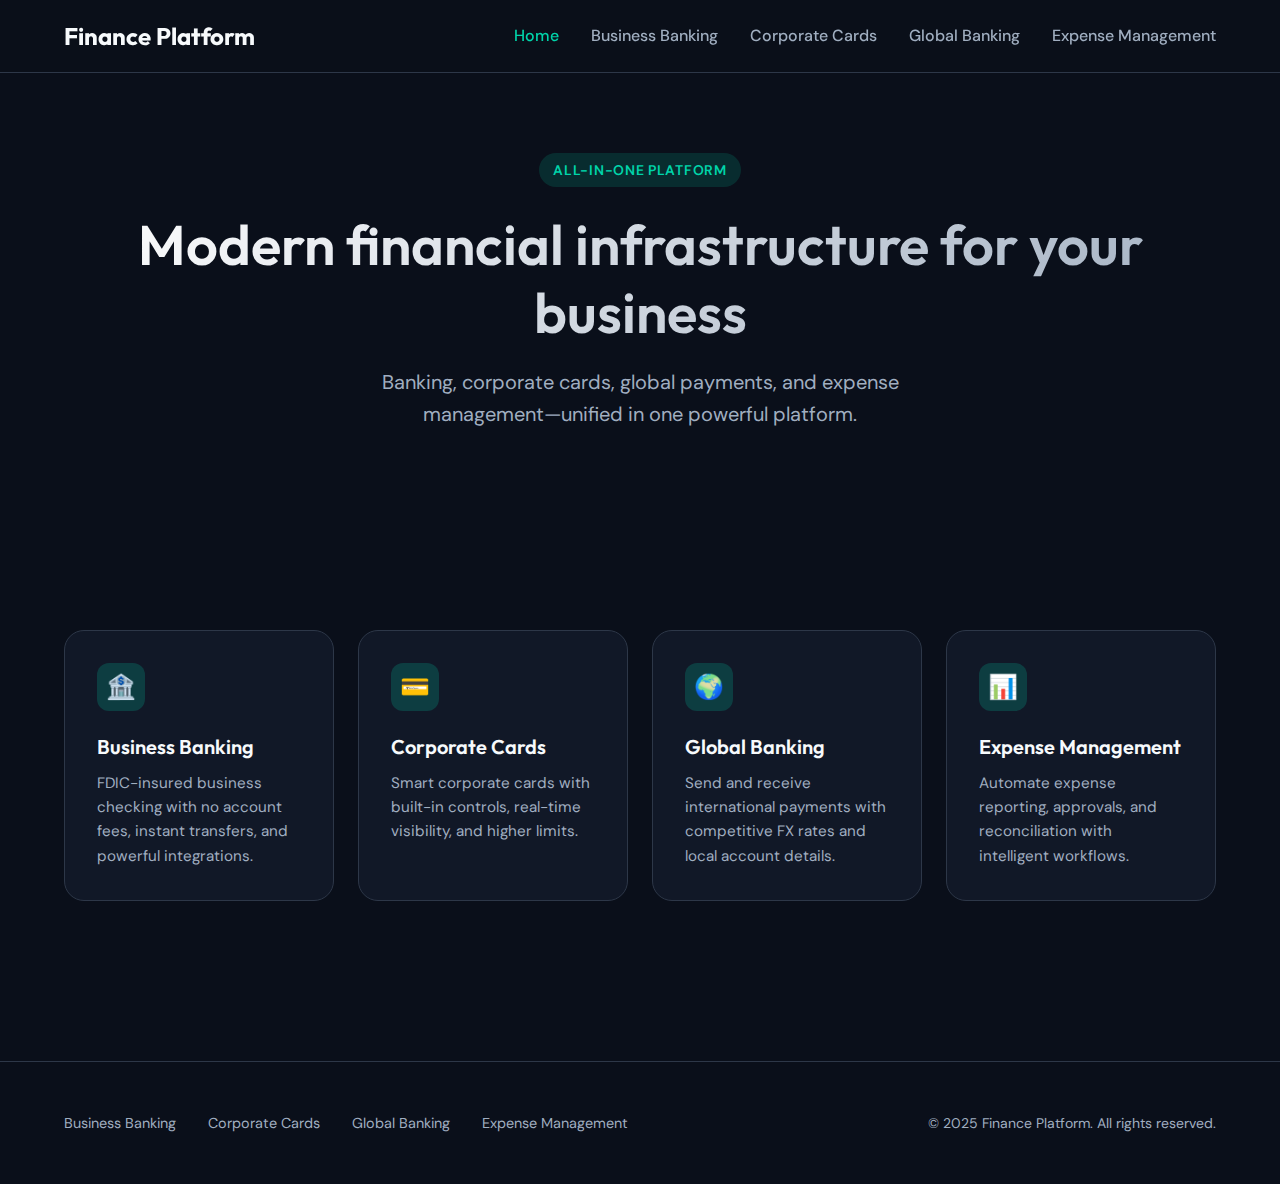
<file: index.html>
<!DOCTYPE html>
<html lang="en">
<head>
  <meta charset="UTF-8">
  <meta name="viewport" content="width=device-width, initial-scale=1.0">
  <!-- Google tag (gtag.js) -->
  <script async src="https://www.googletagmanager.com/gtag/js?id=G-N1Q7BFPLR8"></script>
  <script>
    window.dataLayer = window.dataLayer || [];
    function gtag(){dataLayer.push(arguments);}
    gtag('js', new Date());

    gtag('config', 'G-N1Q7BFPLR8');
  </script>
  <title>Financial Platform | Business Banking, Cards & More</title>
  <link rel="preconnect" href="https://fonts.googleapis.com">
  <link rel="preconnect" href="https://fonts.gstatic.com" crossorigin>
  <link href="https://fonts.googleapis.com/css2?family=DM+Sans:wght@400;500;600&family=Outfit:wght@600;700&display=swap" rel="stylesheet">
  <link rel="stylesheet" href="styles.css">
</head>
<body>
  <nav class="nav">
    <div class="nav-inner">
      <a href="index.html" class="logo">Finance Platform</a>
      <ul class="nav-links">
        <li><a href="index.html" class="active">Home</a></li>
        <li><a href="business-banking.html">Business Banking</a></li>
        <li><a href="corporate-cards.html">Corporate Cards</a></li>
        <li><a href="global-banking.html">Global Banking</a></li>
        <li><a href="expense-management.html">Expense Management</a></li>
      </ul>
    </div>
  </nav>

  <main>
    <section class="hero">
      <div class="container">
        <span class="hero-badge">All-in-one platform</span>
        <h1>Modern financial infrastructure for your business</h1>
        <p>Banking, corporate cards, global payments, and expense management—unified in one powerful platform.</p>
      </div>
    </section>

    <section class="container">
      <div class="product-grid">
        <a href="business-banking.html" class="product-card">
          <div class="product-card-icon">🏦</div>
          <h3>Business Banking</h3>
          <p>FDIC-insured business checking with no account fees, instant transfers, and powerful integrations.</p>
        </a>
        <a href="corporate-cards.html" class="product-card">
          <div class="product-card-icon">💳</div>
          <h3>Corporate Cards</h3>
          <p>Smart corporate cards with built-in controls, real-time visibility, and higher limits.</p>
        </a>
        <a href="global-banking.html" class="product-card">
          <div class="product-card-icon">🌍</div>
          <h3>Global Banking</h3>
          <p>Send and receive international payments with competitive FX rates and local account details.</p>
        </a>
        <a href="expense-management.html" class="product-card">
          <div class="product-card-icon">📊</div>
          <h3>Expense Management</h3>
          <p>Automate expense reporting, approvals, and reconciliation with intelligent workflows.</p>
        </a>
      </div>
    </section>
  </main>

  <footer class="footer">
    <div class="container footer-inner">
      <ul class="footer-links">
        <li><a href="business-banking.html">Business Banking</a></li>
        <li><a href="corporate-cards.html">Corporate Cards</a></li>
        <li><a href="global-banking.html">Global Banking</a></li>
        <li><a href="expense-management.html">Expense Management</a></li>
      </ul>
      <span class="footer-copy">© 2025 Finance Platform. All rights reserved.</span>
    </div>
  </footer>
</body>
</html>
</file>
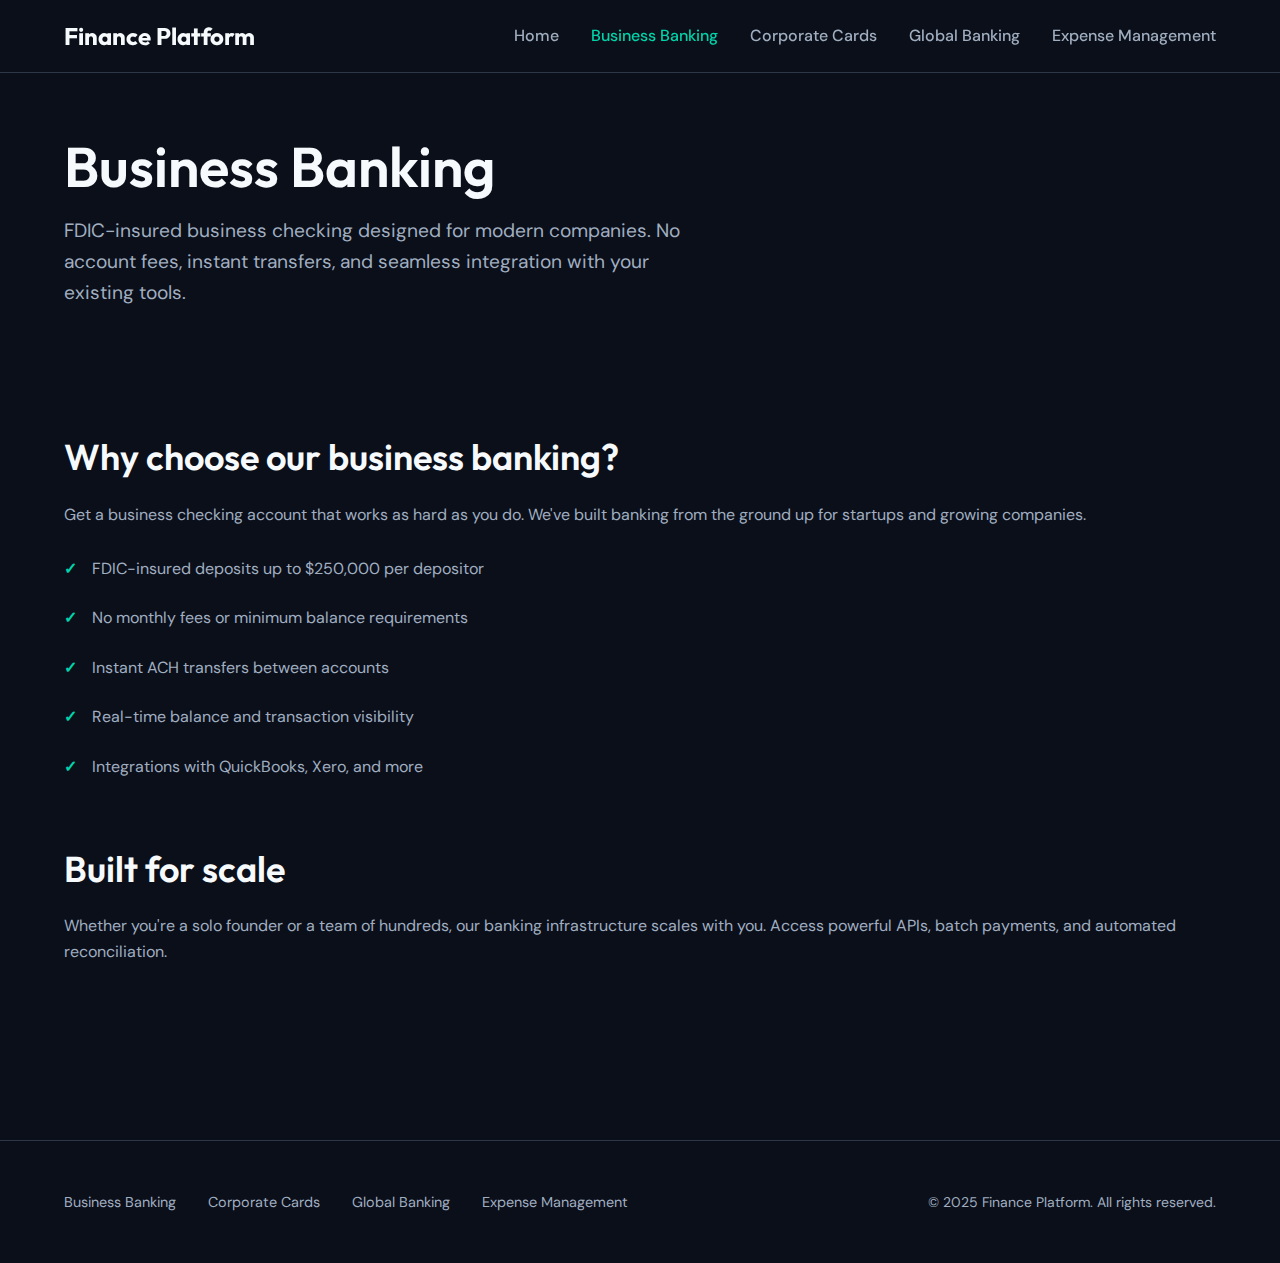
<file: business-banking.html>
<!DOCTYPE html>
<html lang="en">
<head>
  <meta charset="UTF-8">
  <meta name="viewport" content="width=device-width, initial-scale=1.0">
  <!-- Google tag (gtag.js) -->
  <script async src="https://www.googletagmanager.com/gtag/js?id=G-N1Q7BFPLR8"></script>
  <script>
    window.dataLayer = window.dataLayer || [];
    function gtag(){dataLayer.push(arguments);}
    gtag('js', new Date());

    gtag('config', 'G-N1Q7BFPLR8');
  </script>
  <title>Business Banking | Finance Platform</title>
  <link rel="preconnect" href="https://fonts.googleapis.com">
  <link rel="preconnect" href="https://fonts.gstatic.com" crossorigin>
  <link href="https://fonts.googleapis.com/css2?family=DM+Sans:wght@400;500;600&family=Outfit:wght@600;700&display=swap" rel="stylesheet">
  <link rel="stylesheet" href="styles.css">
</head>
<body>
  <nav class="nav">
    <div class="nav-inner">
      <a href="index.html" class="logo">Finance Platform</a>
      <ul class="nav-links">
        <li><a href="index.html">Home</a></li>
        <li><a href="business-banking.html" class="active">Business Banking</a></li>
        <li><a href="corporate-cards.html">Corporate Cards</a></li>
        <li><a href="global-banking.html">Global Banking</a></li>
        <li><a href="expense-management.html">Expense Management</a></li>
      </ul>
    </div>
  </nav>

  <main>
    <section class="product-hero">
      <div class="container">
        <h1>Business Banking</h1>
        <p>FDIC-insured business checking designed for modern companies. No account fees, instant transfers, and seamless integration with your existing tools.</p>
      </div>
    </section>

    <section class="product-content">
      <div class="container">
        <section>
          <h2>Why choose our business banking?</h2>
          <p>Get a business checking account that works as hard as you do. We've built banking from the ground up for startups and growing companies.</p>
          <ul class="feature-list">
            <li>FDIC-insured deposits up to $250,000 per depositor</li>
            <li>No monthly fees or minimum balance requirements</li>
            <li>Instant ACH transfers between accounts</li>
            <li>Real-time balance and transaction visibility</li>
            <li>Integrations with QuickBooks, Xero, and more</li>
          </ul>
        </section>

        <section>
          <h2>Built for scale</h2>
          <p>Whether you're a solo founder or a team of hundreds, our banking infrastructure scales with you. Access powerful APIs, batch payments, and automated reconciliation.</p>
        </section>
      </div>
    </section>
  </main>

  <footer class="footer">
    <div class="container footer-inner">
      <ul class="footer-links">
        <li><a href="business-banking.html">Business Banking</a></li>
        <li><a href="corporate-cards.html">Corporate Cards</a></li>
        <li><a href="global-banking.html">Global Banking</a></li>
        <li><a href="expense-management.html">Expense Management</a></li>
      </ul>
      <span class="footer-copy">© 2025 Finance Platform. All rights reserved.</span>
    </div>
  </footer>
</body>
</html>
</file>
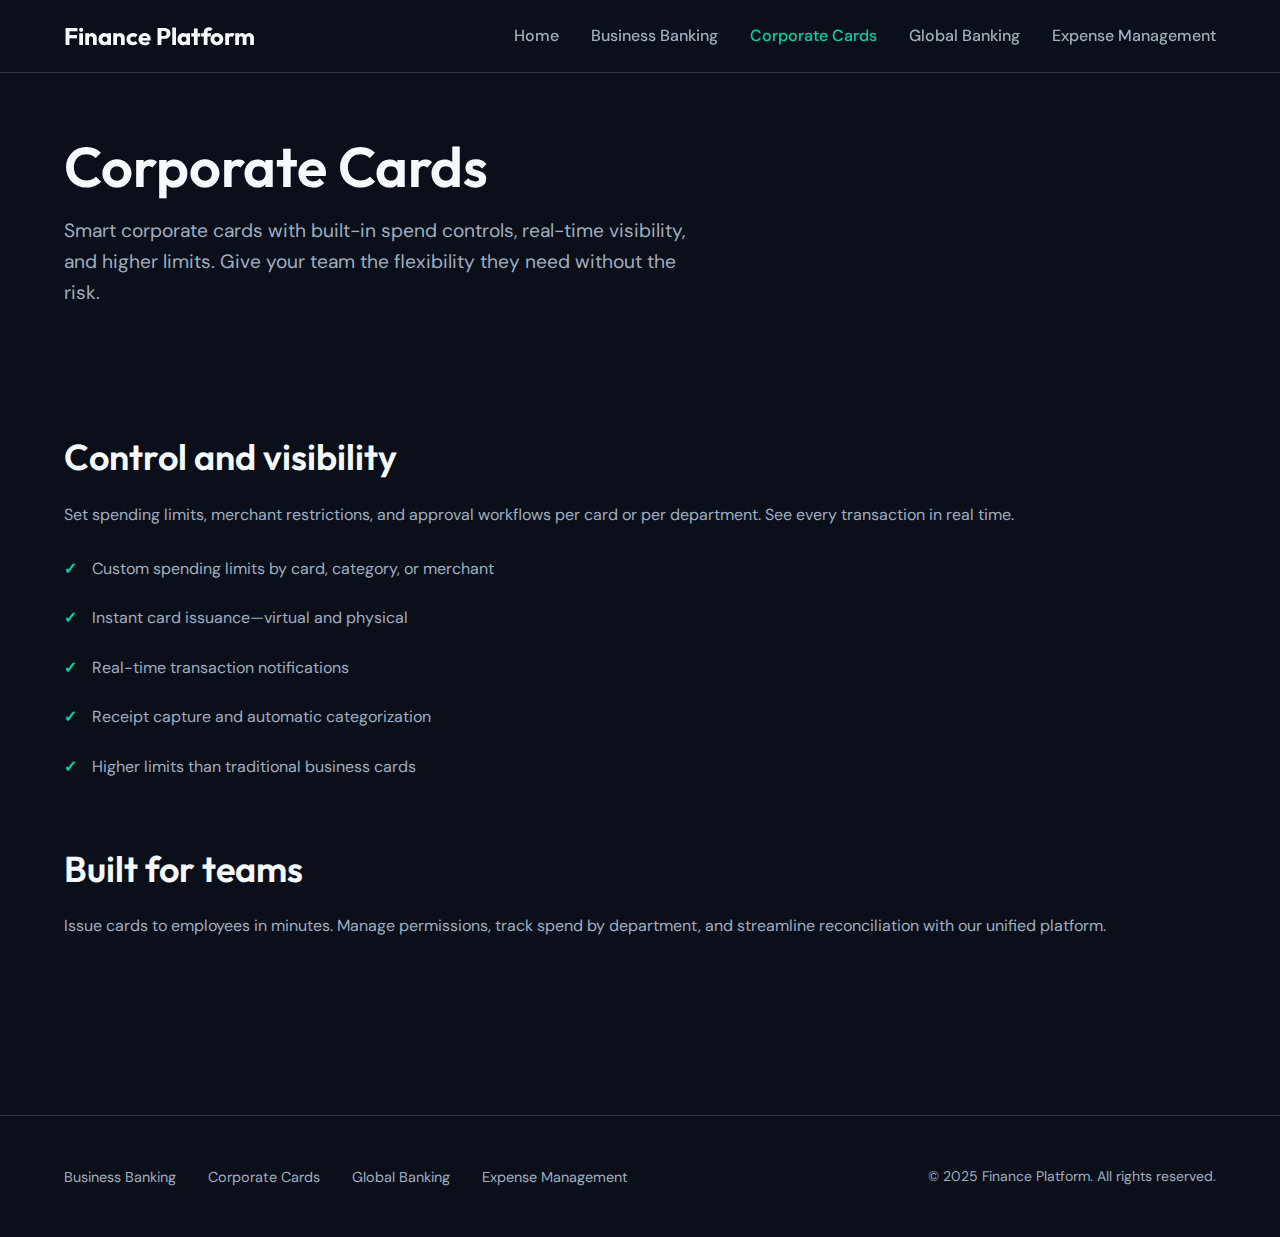
<file: corporate-cards.html>
<!DOCTYPE html>
<html lang="en">
<head>
  <meta charset="UTF-8">
  <meta name="viewport" content="width=device-width, initial-scale=1.0">
  <!-- Google tag (gtag.js) -->
  <script async src="https://www.googletagmanager.com/gtag/js?id=G-N1Q7BFPLR8"></script>
  <script>
    window.dataLayer = window.dataLayer || [];
    function gtag(){dataLayer.push(arguments);}
    gtag('js', new Date());

    gtag('config', 'G-N1Q7BFPLR8');
  </script>
  <title>Corporate Cards | Finance Platform</title>
  <link rel="preconnect" href="https://fonts.googleapis.com">
  <link rel="preconnect" href="https://fonts.gstatic.com" crossorigin>
  <link href="https://fonts.googleapis.com/css2?family=DM+Sans:wght@400;500;600&family=Outfit:wght@600;700&display=swap" rel="stylesheet">
  <link rel="stylesheet" href="styles.css">
</head>
<body>
  <nav class="nav">
    <div class="nav-inner">
      <a href="index.html" class="logo">Finance Platform</a>
      <ul class="nav-links">
        <li><a href="index.html">Home</a></li>
        <li><a href="business-banking.html">Business Banking</a></li>
        <li><a href="corporate-cards.html" class="active">Corporate Cards</a></li>
        <li><a href="global-banking.html">Global Banking</a></li>
        <li><a href="expense-management.html">Expense Management</a></li>
      </ul>
    </div>
  </nav>

  <main>
    <section class="product-hero">
      <div class="container">
        <h1>Corporate Cards</h1>
        <p>Smart corporate cards with built-in spend controls, real-time visibility, and higher limits. Give your team the flexibility they need without the risk.</p>
      </div>
    </section>

    <section class="product-content">
      <div class="container">
        <section>
          <h2>Control and visibility</h2>
          <p>Set spending limits, merchant restrictions, and approval workflows per card or per department. See every transaction in real time.</p>
          <ul class="feature-list">
            <li>Custom spending limits by card, category, or merchant</li>
            <li>Instant card issuance—virtual and physical</li>
            <li>Real-time transaction notifications</li>
            <li>Receipt capture and automatic categorization</li>
            <li>Higher limits than traditional business cards</li>
          </ul>
        </section>

        <section>
          <h2>Built for teams</h2>
          <p>Issue cards to employees in minutes. Manage permissions, track spend by department, and streamline reconciliation with our unified platform.</p>
        </section>
      </div>
    </section>
  </main>

  <footer class="footer">
    <div class="container footer-inner">
      <ul class="footer-links">
        <li><a href="business-banking.html">Business Banking</a></li>
        <li><a href="corporate-cards.html">Corporate Cards</a></li>
        <li><a href="global-banking.html">Global Banking</a></li>
        <li><a href="expense-management.html">Expense Management</a></li>
      </ul>
      <span class="footer-copy">© 2025 Finance Platform. All rights reserved.</span>
    </div>
  </footer>
</body>
</html>
</file>
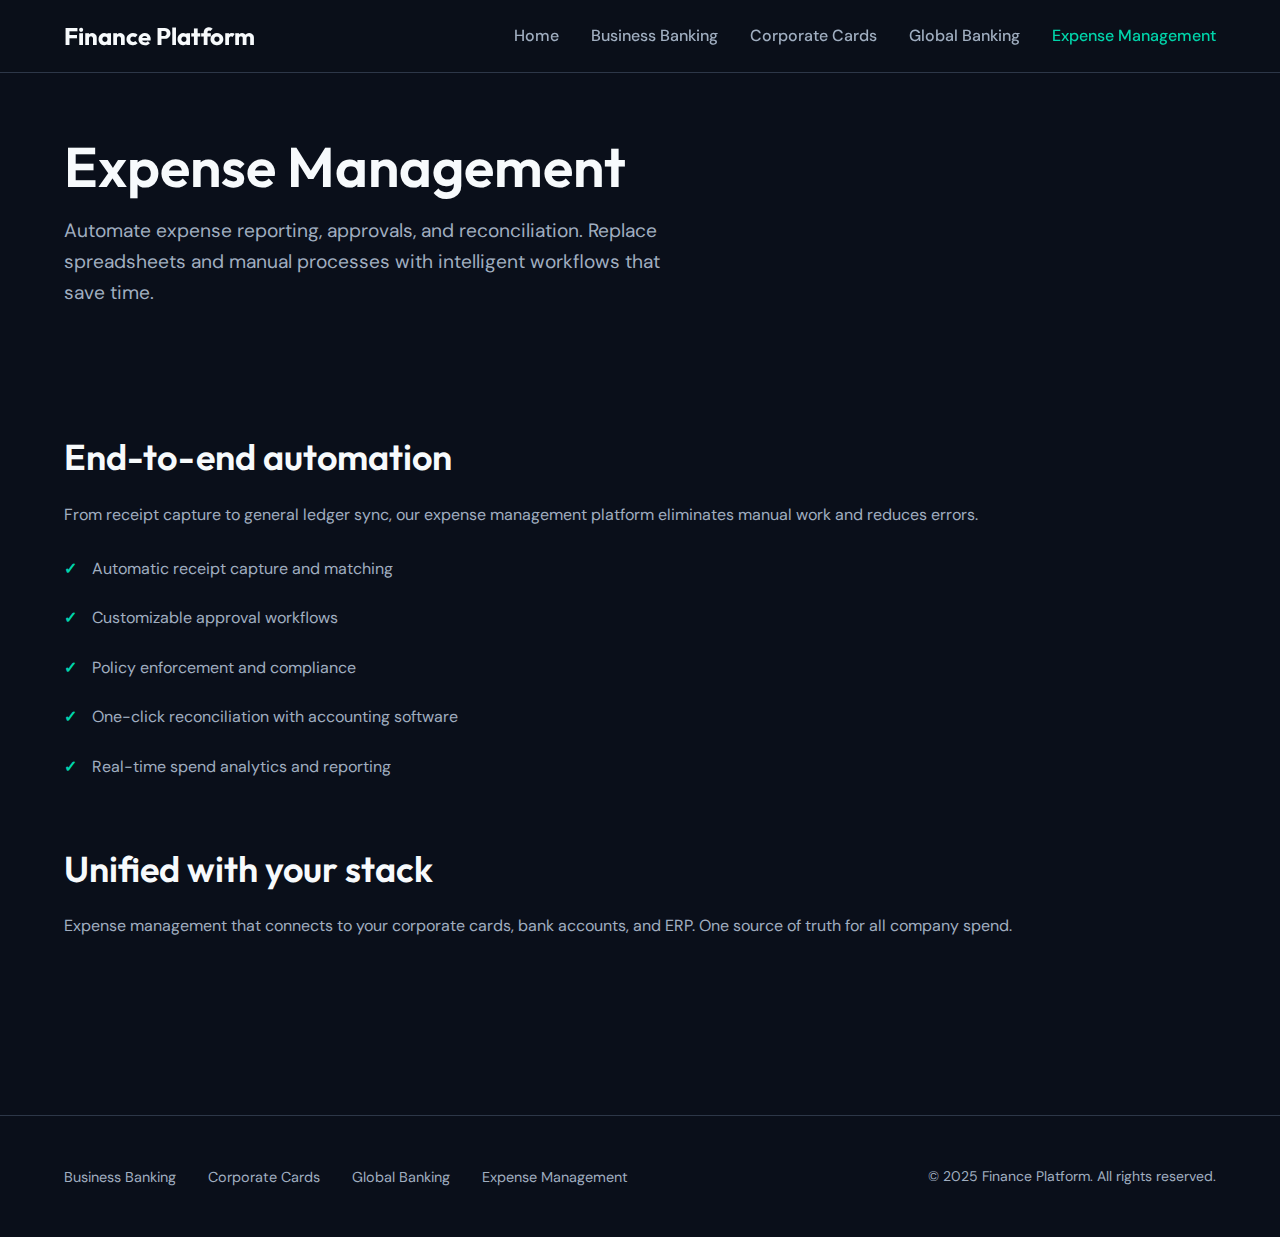
<file: expense-management.html>
<!DOCTYPE html>
<html lang="en">
<head>
  <meta charset="UTF-8">
  <meta name="viewport" content="width=device-width, initial-scale=1.0">
  <!-- Google tag (gtag.js) -->
  <script async src="https://www.googletagmanager.com/gtag/js?id=G-N1Q7BFPLR8"></script>
  <script>
    window.dataLayer = window.dataLayer || [];
    function gtag(){dataLayer.push(arguments);}
    gtag('js', new Date());

    gtag('config', 'G-N1Q7BFPLR8');
  </script>
  <title>Expense Management | Finance Platform</title>
  <link rel="preconnect" href="https://fonts.googleapis.com">
  <link rel="preconnect" href="https://fonts.gstatic.com" crossorigin>
  <link href="https://fonts.googleapis.com/css2?family=DM+Sans:wght@400;500;600&family=Outfit:wght@600;700&display=swap" rel="stylesheet">
  <link rel="stylesheet" href="styles.css">
</head>
<body>
  <nav class="nav">
    <div class="nav-inner">
      <a href="index.html" class="logo">Finance Platform</a>
      <ul class="nav-links">
        <li><a href="index.html">Home</a></li>
        <li><a href="business-banking.html">Business Banking</a></li>
        <li><a href="corporate-cards.html">Corporate Cards</a></li>
        <li><a href="global-banking.html">Global Banking</a></li>
        <li><a href="expense-management.html" class="active">Expense Management</a></li>
      </ul>
    </div>
  </nav>

  <main>
    <section class="product-hero">
      <div class="container">
        <h1>Expense Management</h1>
        <p>Automate expense reporting, approvals, and reconciliation. Replace spreadsheets and manual processes with intelligent workflows that save time.</p>
      </div>
    </section>

    <section class="product-content">
      <div class="container">
        <section>
          <h2>End-to-end automation</h2>
          <p>From receipt capture to general ledger sync, our expense management platform eliminates manual work and reduces errors.</p>
          <ul class="feature-list">
            <li>Automatic receipt capture and matching</li>
            <li>Customizable approval workflows</li>
            <li>Policy enforcement and compliance</li>
            <li>One-click reconciliation with accounting software</li>
            <li>Real-time spend analytics and reporting</li>
          </ul>
        </section>

        <section>
          <h2>Unified with your stack</h2>
          <p>Expense management that connects to your corporate cards, bank accounts, and ERP. One source of truth for all company spend.</p>
        </section>
      </div>
    </section>
  </main>

  <footer class="footer">
    <div class="container footer-inner">
      <ul class="footer-links">
        <li><a href="business-banking.html">Business Banking</a></li>
        <li><a href="corporate-cards.html">Corporate Cards</a></li>
        <li><a href="global-banking.html">Global Banking</a></li>
        <li><a href="expense-management.html">Expense Management</a></li>
      </ul>
      <span class="footer-copy">© 2025 Finance Platform. All rights reserved.</span>
    </div>
  </footer>
</body>
</html>
</file>
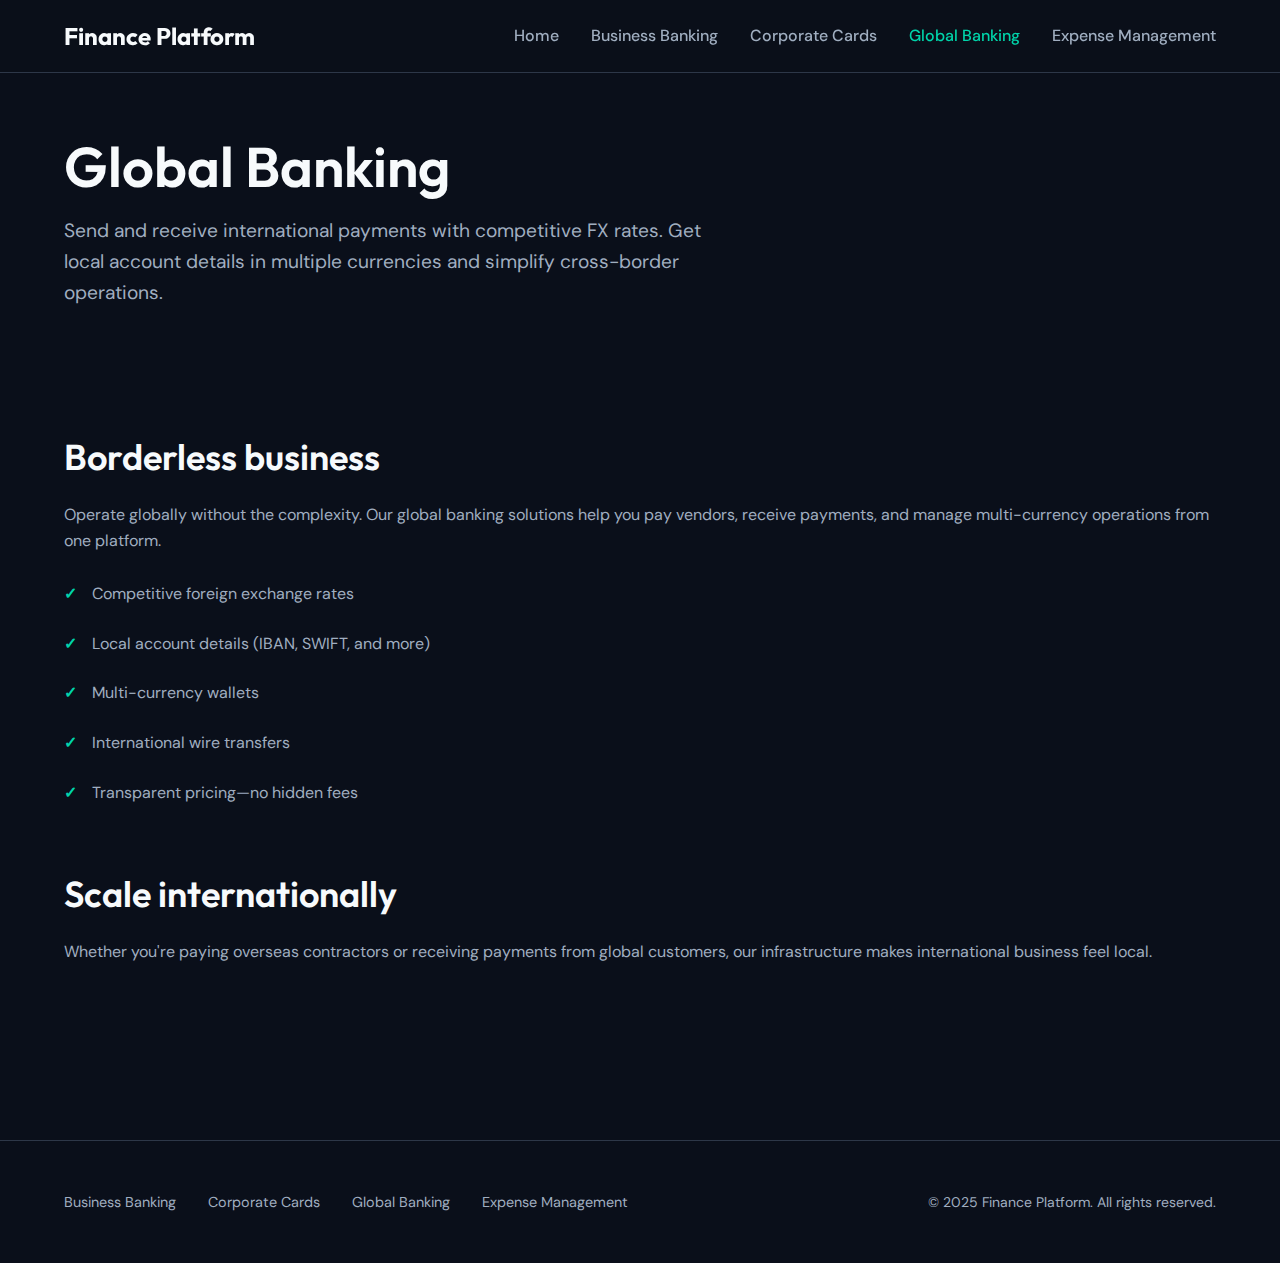
<file: global-banking.html>
<!DOCTYPE html>
<html lang="en">
<head>
  <meta charset="UTF-8">
  <meta name="viewport" content="width=device-width, initial-scale=1.0">
  <!-- Google tag (gtag.js) -->
  <script async src="https://www.googletagmanager.com/gtag/js?id=G-N1Q7BFPLR8"></script>
  <script>
    window.dataLayer = window.dataLayer || [];
    function gtag(){dataLayer.push(arguments);}
    gtag('js', new Date());

    gtag('config', 'G-N1Q7BFPLR8');
  </script>
  <title>Global Banking | Finance Platform</title>
  <link rel="preconnect" href="https://fonts.googleapis.com">
  <link rel="preconnect" href="https://fonts.gstatic.com" crossorigin>
  <link href="https://fonts.googleapis.com/css2?family=DM+Sans:wght@400;500;600&family=Outfit:wght@600;700&display=swap" rel="stylesheet">
  <link rel="stylesheet" href="styles.css">
</head>
<body>
  <nav class="nav">
    <div class="nav-inner">
      <a href="index.html" class="logo">Finance Platform</a>
      <ul class="nav-links">
        <li><a href="index.html">Home</a></li>
        <li><a href="business-banking.html">Business Banking</a></li>
        <li><a href="corporate-cards.html">Corporate Cards</a></li>
        <li><a href="global-banking.html" class="active">Global Banking</a></li>
        <li><a href="expense-management.html">Expense Management</a></li>
      </ul>
    </div>
  </nav>

  <main>
    <section class="product-hero">
      <div class="container">
        <h1>Global Banking</h1>
        <p>Send and receive international payments with competitive FX rates. Get local account details in multiple currencies and simplify cross-border operations.</p>
      </div>
    </section>

    <section class="product-content">
      <div class="container">
        <section>
          <h2>Borderless business</h2>
          <p>Operate globally without the complexity. Our global banking solutions help you pay vendors, receive payments, and manage multi-currency operations from one platform.</p>
          <ul class="feature-list">
            <li>Competitive foreign exchange rates</li>
            <li>Local account details (IBAN, SWIFT, and more)</li>
            <li>Multi-currency wallets</li>
            <li>International wire transfers</li>
            <li>Transparent pricing—no hidden fees</li>
          </ul>
        </section>

        <section>
          <h2>Scale internationally</h2>
          <p>Whether you're paying overseas contractors or receiving payments from global customers, our infrastructure makes international business feel local.</p>
        </section>
      </div>
    </section>
  </main>

  <footer class="footer">
    <div class="container footer-inner">
      <ul class="footer-links">
        <li><a href="business-banking.html">Business Banking</a></li>
        <li><a href="corporate-cards.html">Corporate Cards</a></li>
        <li><a href="global-banking.html">Global Banking</a></li>
        <li><a href="expense-management.html">Expense Management</a></li>
      </ul>
      <span class="footer-copy">© 2025 Finance Platform. All rights reserved.</span>
    </div>
  </footer>
</body>
</html>
</file>
<file: styles.css>
/* CSS Variables */
:root {
  --color-bg: #0a0f1a;
  --color-surface: #111827;
  --color-surface-elevated: #1a2332;
  --color-border: #2d3748;
  --color-text: #f7fafc;
  --color-text-muted: #a0aec0;
  --color-accent: #00d4aa;
  --color-accent-hover: #00f5c4;
  --font-sans: 'DM Sans', -apple-system, BlinkMacSystemFont, sans-serif;
  --font-display: 'Outfit', var(--font-sans);
  --radius: 12px;
  --radius-lg: 20px;
  --shadow: 0 4px 24px rgba(0, 0, 0, 0.3);
  --transition: 0.2s ease;
}

* {
  margin: 0;
  padding: 0;
  box-sizing: border-box;
}

html {
  scroll-behavior: smooth;
}

body {
  font-family: var(--font-sans);
  background: var(--color-bg);
  color: var(--color-text);
  line-height: 1.6;
  min-height: 100vh;
}

/* Typography */
h1, h2, h3 {
  font-family: var(--font-display);
  font-weight: 600;
}

h1 { font-size: clamp(2.5rem, 5vw, 3.5rem); line-height: 1.2; }
h2 { font-size: clamp(1.75rem, 3vw, 2.25rem); margin-bottom: 1rem; }
h3 { font-size: 1.25rem; margin-bottom: 0.5rem; }

a {
  color: var(--color-accent);
  text-decoration: none;
  transition: color var(--transition);
}

a:hover {
  color: var(--color-accent-hover);
}

/* Layout */
.container {
  max-width: 1200px;
  margin: 0 auto;
  padding: 0 24px;
}

/* Navigation */
.nav {
  position: sticky;
  top: 0;
  z-index: 100;
  background: rgba(10, 15, 26, 0.9);
  backdrop-filter: blur(12px);
  border-bottom: 1px solid var(--color-border);
}

.nav-inner {
  display: flex;
  align-items: center;
  justify-content: space-between;
  height: 72px;
  max-width: 1200px;
  margin: 0 auto;
  padding: 0 24px;
}

.logo {
  font-family: var(--font-display);
  font-size: 1.5rem;
  font-weight: 700;
  color: var(--color-text);
}

.nav-links {
  display: flex;
  gap: 32px;
  list-style: none;
}

.nav-links a {
  color: var(--color-text-muted);
  font-weight: 500;
}

.nav-links a:hover,
.nav-links a.active {
  color: var(--color-accent);
}

/* Hero */
.hero {
  padding: 80px 0 100px;
  text-align: center;
}

.hero-badge {
  display: inline-block;
  padding: 6px 14px;
  background: rgba(0, 212, 170, 0.15);
  color: var(--color-accent);
  border-radius: 100px;
  font-size: 0.875rem;
  font-weight: 600;
  margin-bottom: 24px;
  text-transform: uppercase;
  letter-spacing: 0.05em;
}

.hero h1 {
  margin-bottom: 20px;
  background: linear-gradient(135deg, #fff 0%, #a0aec0 100%);
  -webkit-background-clip: text;
  -webkit-text-fill-color: transparent;
  background-clip: text;
}

.hero p {
  font-size: 1.25rem;
  color: var(--color-text-muted);
  max-width: 560px;
  margin: 0 auto 40px;
}

/* Product Grid (Home) */
.product-grid {
  display: grid;
  grid-template-columns: repeat(auto-fit, minmax(260px, 1fr));
  gap: 24px;
  padding: 60px 0 100px;
}

.product-card {
  background: var(--color-surface);
  border: 1px solid var(--color-border);
  border-radius: var(--radius-lg);
  padding: 32px;
  transition: all var(--transition);
  text-decoration: none;
  color: inherit;
  display: block;
}

.product-card:hover {
  border-color: var(--color-accent);
  transform: translateY(-4px);
  box-shadow: var(--shadow);
}

.product-card-icon {
  width: 48px;
  height: 48px;
  background: rgba(0, 212, 170, 0.2);
  border-radius: var(--radius);
  display: flex;
  align-items: center;
  justify-content: center;
  font-size: 1.5rem;
  margin-bottom: 20px;
}

.product-card h3 {
  margin-bottom: 8px;
  color: var(--color-text);
}

.product-card p {
  color: var(--color-text-muted);
  font-size: 0.95rem;
}

/* Product Page Layout */
.product-hero {
  padding: 60px 0 80px;
}

.product-hero h1 {
  margin-bottom: 16px;
}

.product-hero p {
  font-size: 1.2rem;
  color: var(--color-text-muted);
  max-width: 640px;
}

.product-content {
  padding: 40px 0 100px;
}

.product-content section {
  margin-bottom: 48px;
}

.product-content section:last-child {
  margin-bottom: 0;
}

.product-content p {
  color: var(--color-text-muted);
  margin-bottom: 16px;
}

.feature-list {
  list-style: none;
}

.feature-list li {
  padding: 12px 0;
  padding-left: 28px;
  position: relative;
  color: var(--color-text-muted);
}

.feature-list li::before {
  content: '✓';
  position: absolute;
  left: 0;
  color: var(--color-accent);
  font-weight: 700;
}

/* Footer */
.footer {
  border-top: 1px solid var(--color-border);
  padding: 48px 0;
  margin-top: 60px;
}

.footer-inner {
  display: flex;
  flex-wrap: wrap;
  justify-content: space-between;
  align-items: center;
  gap: 24px;
}

.footer-links {
  display: flex;
  gap: 32px;
  list-style: none;
}

.footer-links a {
  color: var(--color-text-muted);
  font-size: 0.9rem;
}

.footer-copy {
  color: var(--color-text-muted);
  font-size: 0.875rem;
}

/* Responsive */
@media (max-width: 768px) {
  .nav-links {
    gap: 20px;
    font-size: 0.9rem;
  }

  .hero {
    padding: 60px 0 80px;
  }

  .product-grid {
    grid-template-columns: 1fr;
  }

  .footer-inner {
    flex-direction: column;
    text-align: center;
  }
}
</file>
